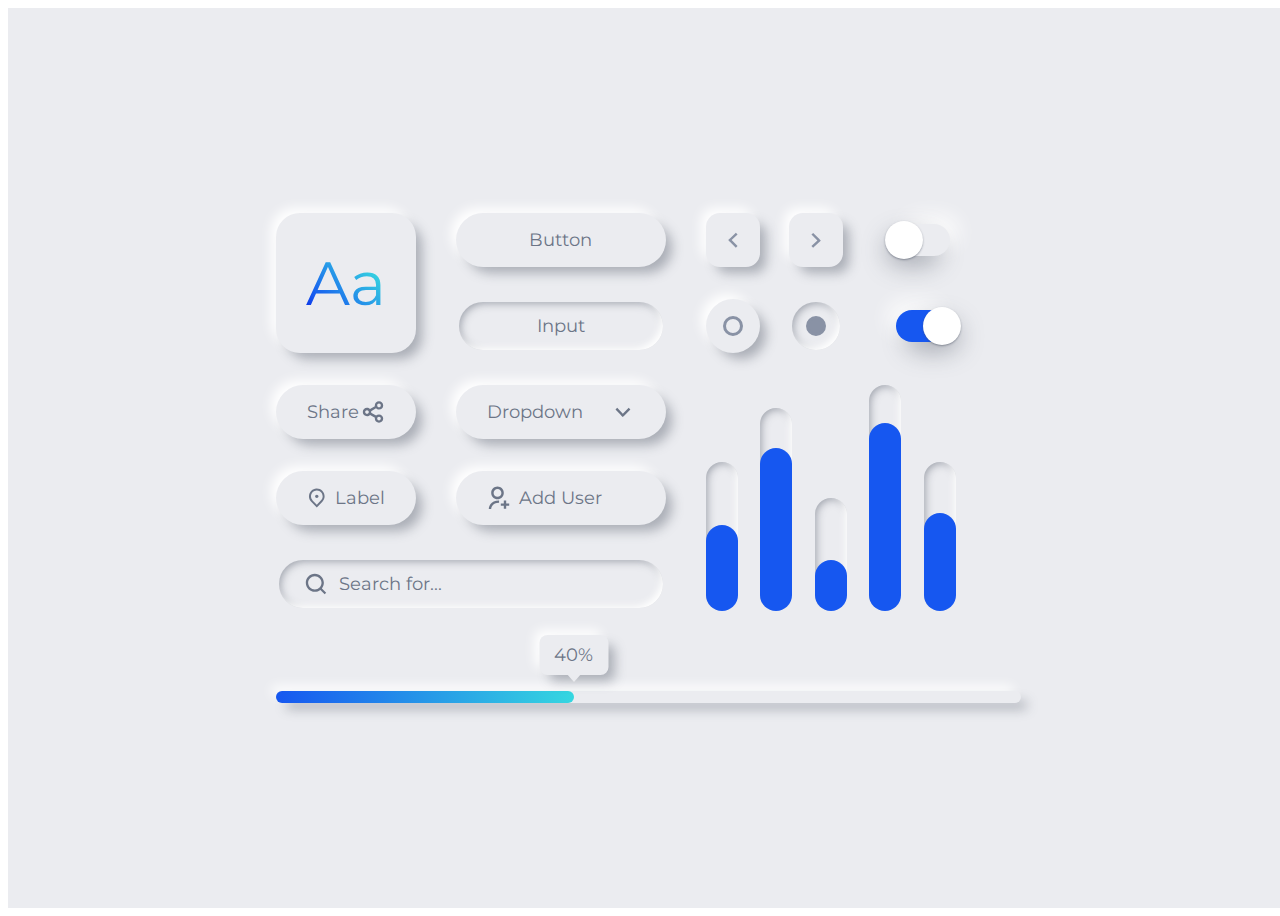
<file: Components/index.html>
<!DOCTYPE html>
<html lang="en">
  <head>
    <meta charset="UTF-8" />
    <meta name="viewport" content="width=device-width, initial-scale=1.0" />
    
    <link rel="stylesheet" href="styles.css" />

    <title>   </title>
  </head>
  <body>    
 

<div class="wrapper">
    <div class="grid">
      <button class="square-lg">
        <svg class="square-lg__gradient-text" xmlns="http://www.w3.org/2000/svg" viewBox="0 0 140 64">
          <defs>
            <linearGradient id="grad1" x1="0%" y1="100%" x2="100%" y2="0%">
              <stop offset="0%" stop-color="#0319dd"></stop>
              <stop offset="20%" stop-color="#1657F0"></stop>
              <stop offset="78%" stop-color="#36D7E0"></stop>
            </linearGradient>
          </defs>
          <text fill="url(#grad1)" x="50%" y="60%" dominant-baseline="middle" text-anchor="middle">Aa</text>
        </svg>
      </button>
      <button class="oval-lg">Button</button>
      <div class="spaced-container">
        <button class="icon-btn">
          <svg class="icon-btn__icon" xmlns="http://www.w3.org/2000/svg" viewBox="0 0 40 40">
            <polygon transform="translate(12.000000, 8.000000)" points="12.8 0 15.6 2.9 5.7 12.2 15.6 22 12.7 24.8 2.8 14.9 2.7 14.9 1.4 13.5 0 12.1 0 12.1 0 12 1.4 10.7 2.8 9.3 2.9 9.3"></polygon>
          </svg>
        </button>
        <button class="icon-btn">
          <svg class="icon-btn__icon" xmlns="http://www.w3.org/2000/svg" viewBox="0 0 40 40">
            <polygon transform="translate(20.000000, 20.500000) rotate(-180.000000) translate(-20.000000, -20.500000) translate(12.000000, 8.000000)" points="12.8 0 15.6 2.9 5.7 12.2 15.6 22 12.7 24.8 2.8 14.9 2.7 14.9 1.4 13.5 0 12.1 0 12.1 0 12 1.4 10.7 2.8 9.3 2.9 9.3"></polygon>
          </svg>
        </button>
      </div>
      <div class="toggle">
        <input class="toggle__input" id="toggle-1" type="checkbox"/>
        <label class="toggle__switch" for="toggle-1"></label>
      </div>
      <input class="oval-lg" type="text" value="Input"/>
      <div class="spaced-container">
        <div class="radio">
          <input class="radio__input" id="radio-1" type="radio" name="group"/>
          <label class="radio__btn" for="radio-1"></label>
        </div>
        <div class="radio">
          <input class="radio__input" id="radio-2" type="radio" name="group" checked="checked"/>
          <label class="radio__btn" for="radio-2"></label>
        </div>
      </div>
      <div class="toggle">
        <input class="toggle__input" id="toggle-2" type="checkbox" checked="true"/>
        <label class="toggle__switch" for="toggle-2"></label>
      </div>
      <button class="oval-sm spaced-container"><span>Share</span>
        <svg class="icon" xmlns="http://www.w3.org/2000/svg" viewBox="0 0 40 40">
          <path d="M30 2C33.9 2 37 5.1 37 9 37 12.9 33.9 16 30 16 28 16 26.3 15.2 25 13.9L16.9 18.6C17 19.1 17 19.5 17 20 17 20.4 17 20.8 16.9 21.2L25.1 26C26.4 24.7 28.1 24 30 24 33.9 24 37 27.1 37 31 37 34.9 33.9 38 30 38 26.1 38 23 34.9 23 31 23 30.5 23.1 30 23.2 29.5L15.1 24.8C13.8 26.2 12 27 10 27 6.1 27 3 23.9 3 20 3 16.1 6.1 13 10 13 12 13 13.7 13.8 15 15.1L23.1 10.4C23 9.9 23 9.5 23 9 23 5.1 26.1 2 30 2ZM30 28C28.3 28 27 29.3 27 31 27 32.7 28.3 34 30 34 31.7 34 33 32.7 33 31 33 29.3 31.7 28 30 28ZM10 17C8.3 17 7 18.3 7 20 7 21.7 8.3 23 10 23 11.7 23 13 21.7 13 20 13 18.3 11.7 17 10 17ZM30 6C28.3 6 27 7.3 27 9 27 10.7 28.3 12 30 12 31.7 12 33 10.7 33 9 33 7.3 31.7 6 30 6Z"></path>
        </svg>
      </button>
      <button class="oval-lg spaced-container"><span>Dropdown</span>
        <svg class="icon" xmlns="http://www.w3.org/2000/svg" viewBox="0 0 40 40">
          <polygon transform="translate(20.000000, 20.500000) rotate(-90.000000) translate(-20.000000, -20.500000) translate(12.000000, 8.000000)" points="12.8 0 15.6 2.9 5.7 12.2 15.6 22 12.7 24.8 2.8 14.9 2.7 14.9 1.4 13.5 0 12.1 0 12.1 0 12 1.4 10.7 2.8 9.3 2.9 9.3"></polygon>
        </svg>
      </button>
      <div class="graph spaced-container">
        <div class="graph__line--one"></div>
        <div class="graph__line--two"></div>
        <div class="graph__line--three"></div>
        <div class="graph__line--four"></div>
        <div class="graph__line--five"></div>
      </div>
      <button class="oval-sm spaced-container">
        <svg class="icon" xmlns="http://www.w3.org/2000/svg" viewBox="0 0 40 40">
          <path d="M19.6 1C28.2 1 35.2 8 35.2 16.6 35.2 20.5 33.7 24.2 31.1 27.1L30.8 27.3 19.6 39 8.4 27.5C2.4 21.3 2.5 11.5 8.7 5.4 11.4 2.8 15 1.2 18.8 1L19.2 1 19.6 1ZM19.6 4.9L19.3 4.9C16.4 5 13.5 6.2 11.4 8.2 6.9 12.7 6.7 19.9 11 24.6L11.2 24.8 19.6 33.4 28 24.7C30 22.6 31.1 20 31.3 17.3L31.3 16.9 31.3 16.6C31.3 10.2 26.2 5 19.9 4.9L19.6 4.9ZM19.6 13.3C21.4 13.3 23 14.8 23 16.7 23 18.6 21.4 20.1 19.6 20.1 17.7 20.1 16.2 18.6 16.2 16.7 16.2 14.8 17.7 13.3 19.6 13.3Z"></path>
        </svg><span>Label</span>
      </button>
      <button class="oval-lg--with-icon">
        <svg class="icon" xmlns="http://www.w3.org/2000/svg" viewBox="0 0 40 40">
          <path d="M20.1 24L20.1 28C14.5 28 11 29.8 8.9 32.8 8.1 33.9 7.6 35.1 7.3 36.3 7.3 36.4 7.2 36.6 7.2 36.7L7.1 37.1 7.1 37.5 7 37.8 7 38 7 38 7 38.2 3 38.2C3 36.2 3.8 33.1 5.6 30.5 8.4 26.5 13 24.1 19.7 24L20.1 24ZM32 24L32 29 37 29 37 33 32 33 32 38 28 38 28 33 23 33 23 29 28 29 28 24 32 24ZM17.5 1C23.3 1 28 5.7 28 11.5 28 17.3 23.3 22 17.5 22 11.7 22 7 17.3 7 11.5 7 5.7 11.7 1 17.5 1ZM17.5 5C13.9 5 11 7.9 11 11.5 11 15.1 13.9 18 17.5 18 21.1 18 24 15.1 24 11.5 24 7.9 21.1 5 17.5 5Z"></path>
        </svg><span>Add User</span>
      </button>
      <div class="search">
        <svg class="search__icon icon" xmlns="http://www.w3.org/2000/svg" viewBox="0 0 40 40">
          <path d="M18 3C26.3 3 33.1 9.7 33.1 18 33.1 21.5 31.9 24.7 29.9 27.3L37 34.4 34.4 37 27.3 29.9C24.7 31.9 21.5 33.1 18 33.1 9.7 33.1 3 26.3 3 18 3 9.7 9.7 3 18 3ZM18.1 6.9C11.9 6.9 6.9 11.9 6.9 18.1 6.9 24.2 11.9 29.2 18.1 29.2 24.2 29.2 29.2 24.2 29.2 18.1 29.2 11.9 24.2 6.9 18.1 6.9Z"></path>
        </svg>
        <input class="search__input oval-xlg" type="text" placeholder="Search for..."/>
      </div>
      <div class="progress">
        <div class="progress__fill"></div>
      </div>
    </div>
  </div> 

  </body>
</html>
</file>
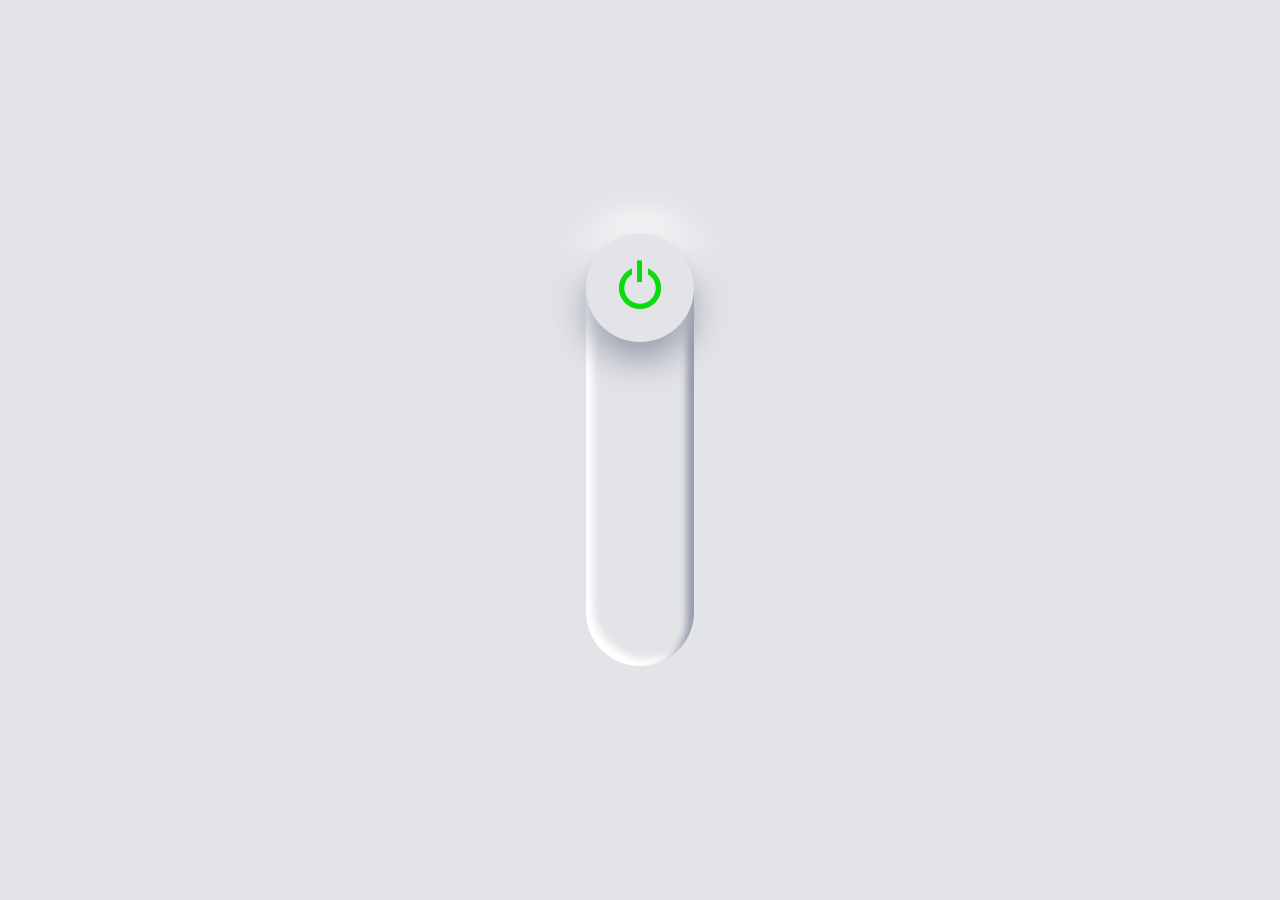
<file: Light Switch/index.html>
<!DOCTYPE html>
<html lang="en">
  <head>
    <meta charset="UTF-8" />
    <meta name="viewport" content="width=device-width, initial-scale=1.0" />
    
    <link rel="stylesheet" href="styles.css" />

    <title>   </title>
  </head>
  <body>    

    <form>
        <label for="brightness">Brightness</label>
        <input type="range" id="brightness" name="brightness" min="1" max="100" value="100">
    </form> 
  

    <script src="script.js"> </script> 
 

  </body>
  </html>
</file>
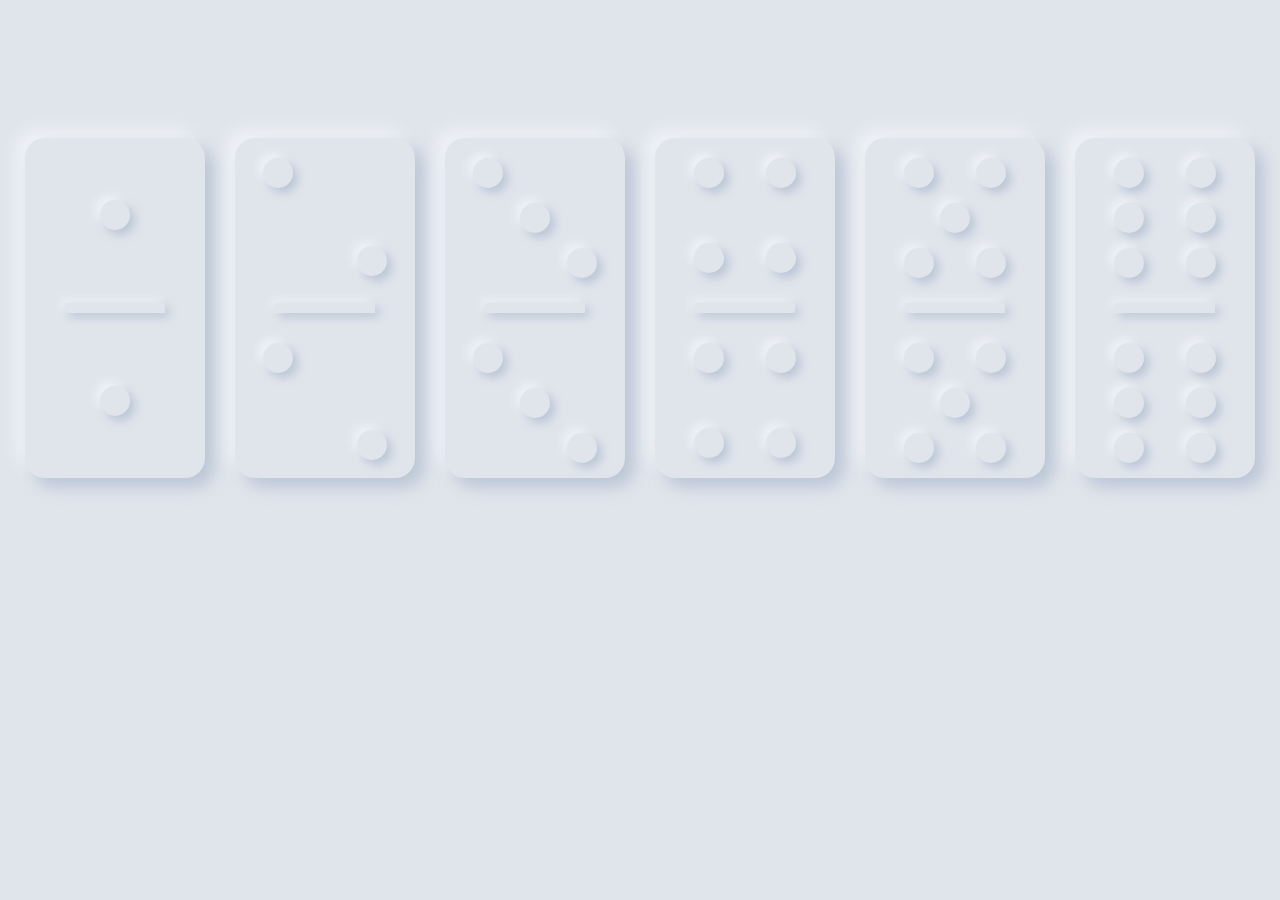
<file: Neumorphic Dominoes/index.html>
<!DOCTYPE html>
<html lang="en">
  <head>
    <meta charset="UTF-8" />
    <meta name="viewport" content="width=device-width, initial-scale=1.0" />
    
    <link rel="stylesheet" href="styles.css" />

    <title>   </title>
  </head>
  <body>   


<div class="container">
    <div class="box">
      <div class="rectangle" id="1">
        <div class="dotHolder">
        </div>
        <div class="dotHolder">
          <div class="dot"></div>
        </div>
        <div class="dotHolder">
        </div>
        <div class="divider"></div>
        <div class="dotHolder">
        </div>
        <div class="dotHolder">
          <div class="dot"></div>
        </div>
        <div class="dotHolder">
        </div>
      </div>
  
      <div class="rectangle" id="2">
        <div class="dotHolder left">
          <div class="dot"></div>
        </div>
        <div class="dotHolder">
        </div>
        <div class="dotHolder right">
          <div class="dot"></div>
        </div>
        <div class="divider"></div>
        <div class="dotHolder left">
          <div class="dot"></div>
        </div>
        <div class="dotHolder">
        </div>
        <div class="dotHolder right">
          <div class="dot"></div>
        </div>
      </div>
  
      <div class="rectangle" id="3">
        <div class="dotHolder left">
          <div class="dot"></div>
        </div>
        <div class="dotHolder">
          <div class="dot"></div>
        </div>
        <div class="dotHolder right">
          <div class="dot"></div>
        </div>
        <div class="divider"></div>
        <div class="dotHolder left">
          <div class="dot"></div>
        </div>
        <div class="dotHolder">
          <div class="dot"></div>
        </div>
        <div class="dotHolder right">
          <div class="dot"></div>
        </div>
      </div>
  
      <div class="rectangle" id="4">
        <div class="dotHolder bottom">
          <div class="dot"></div>
          <div class="dot"></div>
        </div>
        <div class="dotHolder">
  
        </div>
        <div class="dotHolder top">
          <div class="dot"></div>
          <div class="dot"></div>
        </div>
        <div class="divider"></div>
        <div class="dotHolder bottom">
          <div class="dot"></div>
          <div class="dot"></div>
        </div>
        <div class="dotHolder">
  
        </div>
        <div class="dotHolder top">
          <div class="dot"></div>
          <div class="dot"></div>
        </div>
      </div>
  
      <div class="rectangle" id="5">
        <div class="dotHolder">
          <div class="dot"></div>
          <div class="dot"></div>
        </div>
        <div class="dotHolder">
          <div class="dot"></div>
        </div>
        <div class="dotHolder">
          <div class="dot"></div>
          <div class="dot"></div>
        </div>
        <div class="divider"></div>
        <div class="dotHolder">
          <div class="dot"></div>
          <div class="dot"></div>
        </div>
        <div class="dotHolder">
          <div class="dot"></div>
        </div>
        <div class="dotHolder">
          <div class="dot"></div>
          <div class="dot"></div>
        </div>
      </div>
  
      <div class="rectangle" id="6">
        <div class="dotHolder">
          <div class="dot"></div>
          <div class="dot"></div>
        </div>
        <div class="dotHolder">
          <div class="dot"></div>
          <div class="dot"></div>
        </div>
        <div class="dotHolder">
          <div class="dot"></div>
          <div class="dot"></div>
        </div>
        <div class="divider"></div>
        <div class="dotHolder">
          <div class="dot"></div>
          <div class="dot"></div>
        </div>
        <div class="dotHolder">
          <div class="dot"></div>
          <div class="dot"></div>
        </div>
        <div class="dotHolder">
          <div class="dot"></div>
          <div class="dot"></div>
        </div>
      </div>
    </div>
  </div> 

</body>
</html>
</file>
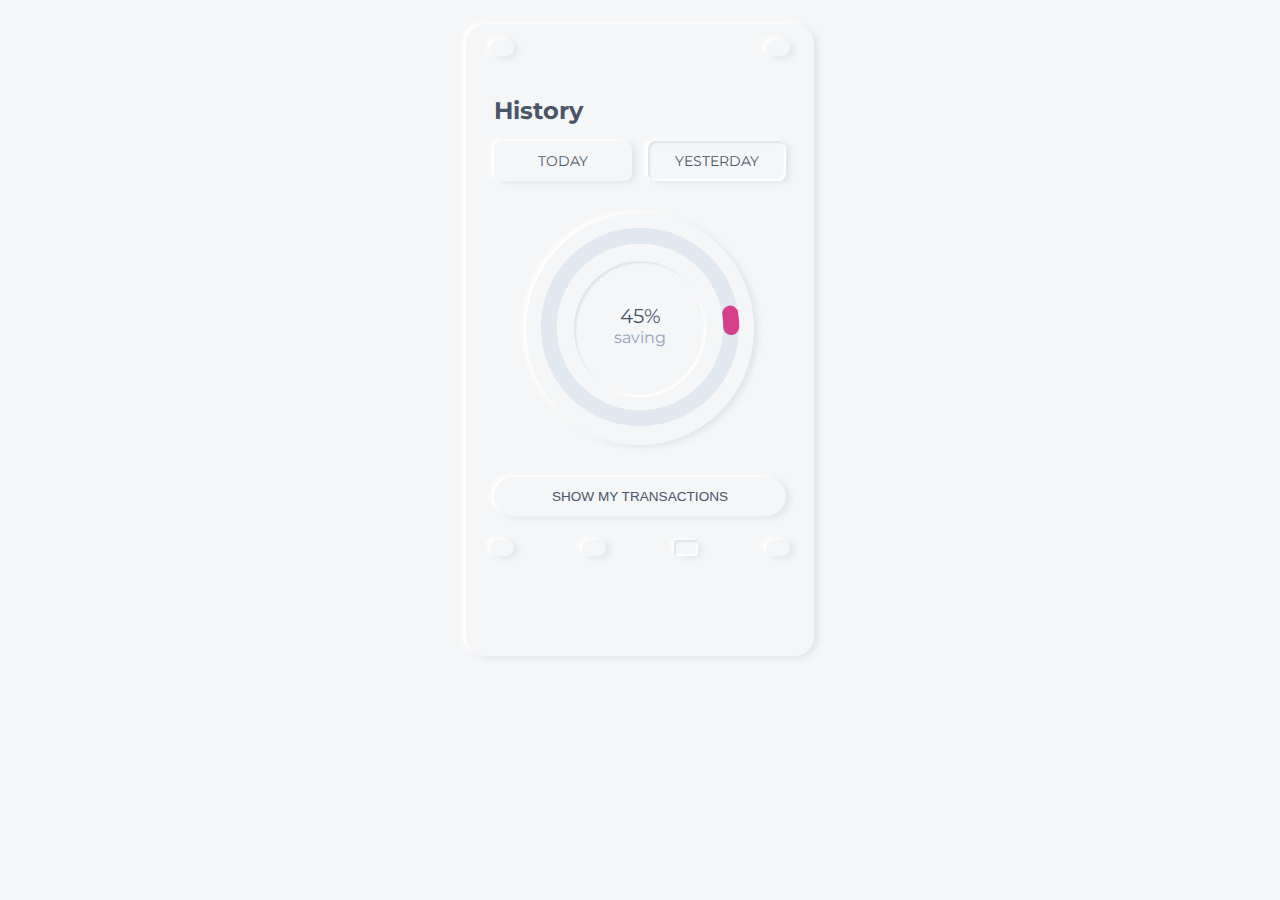
<file: Payment App/index.html>
<!DOCTYPE html>
<html lang="es" dir="ltr">
  <head>
    <meta name="viewport" content="width=device-width, user-scalable=no, initial-scale=1.0">
    <meta charset="utf-8">
    <link rel="stylesheet" type="text/css" href="styles.css"><link href="https://fonts.googleapis.com/css2?family=Montserrat:wght@400;700;800&display=swap" rel="stylesheet">
  </head>
  <body>  

<div class="container">
    <header>
      <nav>
        <button type="button"><i data-feather="arrow-left"></i></button>
        <button type="button"><i data-feather="search"></i></button>
      </nav>
    </header>
    <main>
      <h1 class="t1">History</h1>
      <div class="toggle-group">
        <input id="today-date" type="radio" name="date-choose">
        <label for="today-date" class="t4">Today</label>
        <input id="yesterday-date" type="radio" name="date-choose" checked>
        <label for="yesterday-date" class="t4">Yesterday</label>
      </div>
      <div class="chart">
        <div class="chart-label">
          <span class="t2">45%</span>
          <span class="text-muted">saving</span>
        </div>
        <svg class="progress" viewBox="0 0 100 100" xmlns="http://www.w3.org/2000/svg" preserveAspectRatio="xMidYMid meet">
          <circle r="40" cx="50" cy="50" stroke-width="7" fill="transparent" stroke="#E2E8F0"></circle>
          <circle id="chartfill" r="40" cx="50" cy="50" stroke-width="7" stroke-dasharray="245" stroke-dashoffset="245" fill="transparent" stroke="#D53F8C" stroke-linecap="round" class="meter"></circle>
              </svg>
      </div>
      <button id="btntransactions" class="t4 w-100">Show my transactions</button>
    </main>
    <nav>
      <a href="#" class="btn text-muted"><i data-feather="home"></i></a>
      <a href="#" class="btn text-muted"><i data-feather="credit-card"></i></a>
      <a href="#" class="btn text-muted active"><i data-feather="trending-up"></i></a>
      <a href="#" class="btn text-muted"><i data-feather="bell"></i></a>
    </nav>
  </div>

  </body>
  </html>
</file>
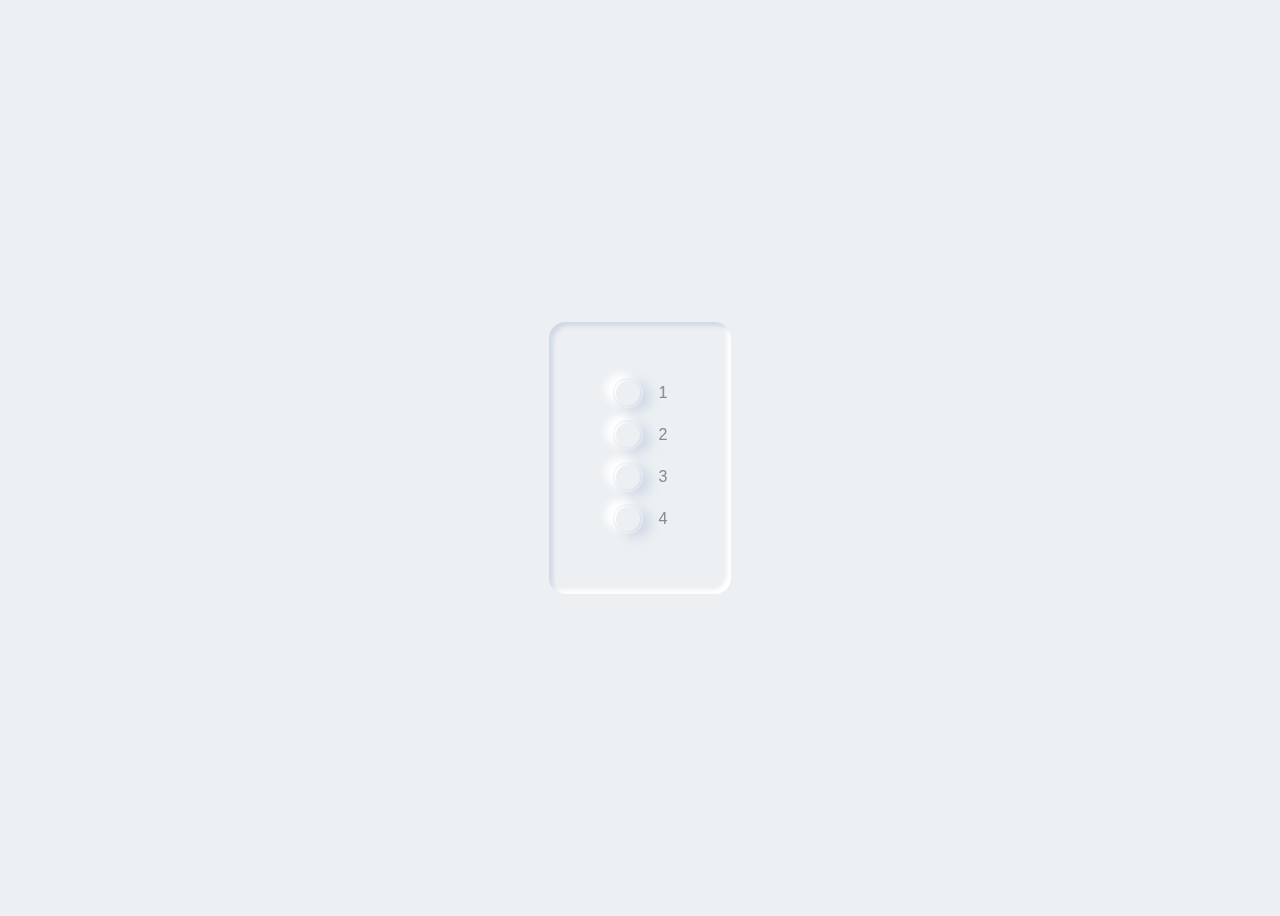
<file: Radio/index.html>
<!DOCTYPE html>
<html lang="en">
  <head>
    <meta charset="UTF-8" />
    <meta name="viewport" content="width=device-width, initial-scale=1.0" />
    
    <link rel="stylesheet" href="styles.css" />

    <title>   </title>
  </head>
  <body>   
 

<div class="radiogroup">
    <div class="wrapper">
      <input class="state" type="radio" name="app" id="a" value="a">
      <label class="label" for="a">
        <div class="indicator"></div>
        <span class="text">1</span>
      </label>
    </div>
    <div class="wrapper">
      <input class="state" type="radio" name="app" id="b" value="b">
      <label class="label" for="b">
        <div class="indicator"></div>
        <span class="text">2</span>
      </label>
    </div>
    <div class="wrapper">
      <input class="state" type="radio" name="app" id="c" value="c">
      <label class="label" for="c">
        <div class="indicator"></div>
        <span class="text">3</span>
      </label>
    </div>
    <div class="wrapper">
      <input class="state" type="radio" name="app" id="d" value="d">
      <label class="label" for="d">
        <div class="indicator"></div>
        <span class="text">4</span>
      </label>
    </div>
  </div>
   

</body>
</html>
</file>
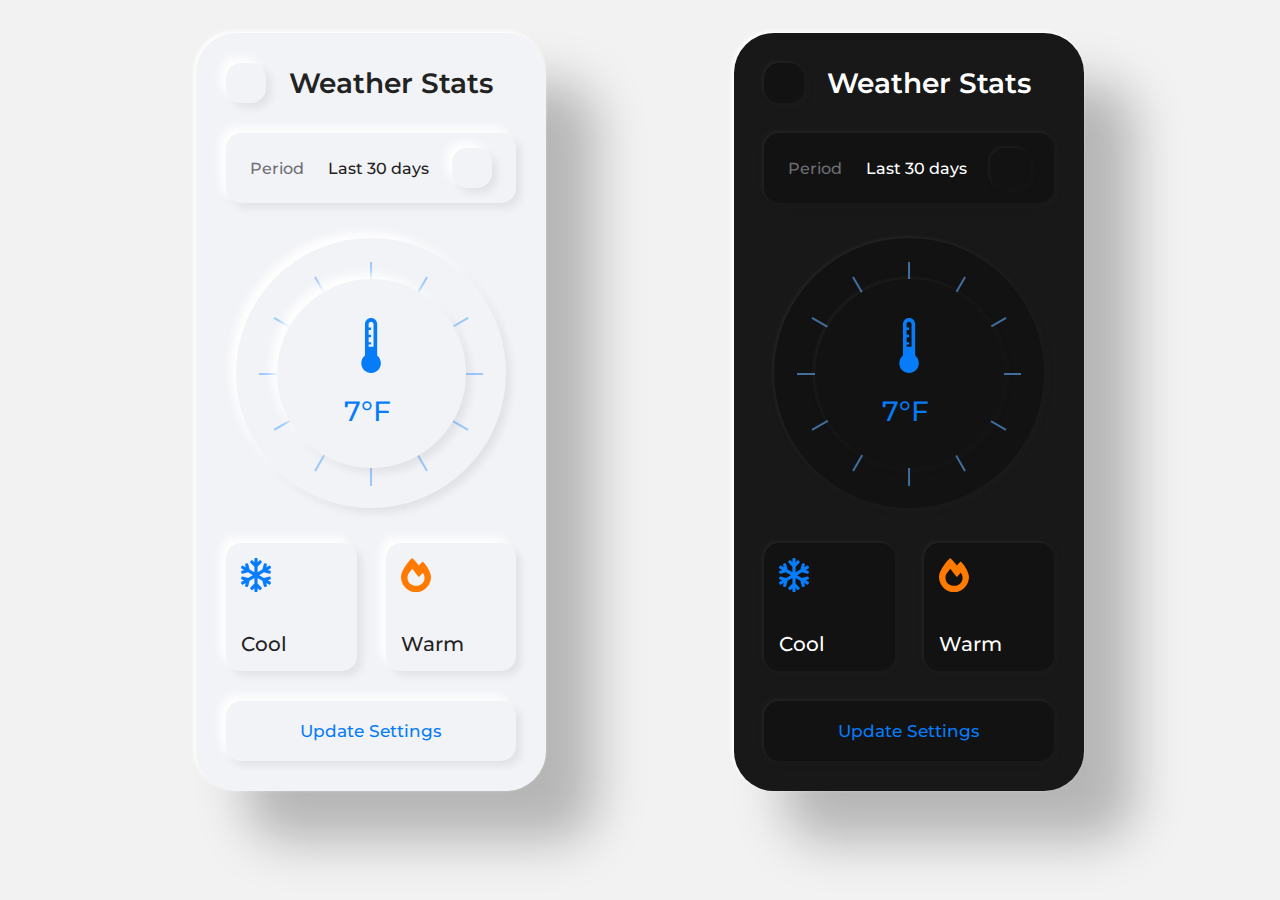
<file: Weather App/index.html>
<!DOCTYPE html>
<html lang="es" dir="ltr">
  <head>
    <meta name="viewport" content="width=device-width, user-scalable=no, initial-scale=1.0">
    <meta charset="utf-8">
    <link rel="stylesheet" type="text/css" href="styles.css"><link href="https://fonts.googleapis.com/css2?family=Montserrat:wght@400;700;800&display=swap" rel="stylesheet">
  </head>
  <body> 
<div class="container">
    <div class="app-container">
      <div class="app-top-bar">
        <button class="button button-small">
          <i class="fas fa-chevron-left"></i>
        </button>
        <h1 class="app-heading">Weather Stats</h1>
      </div>
      <div class="app-content">
        <button class="button button-block">
          <span class="subtle">Period</span> <span>Last 30 days</span> <div class="button button-small"><i class="fas fa-chevron-right"></i></div>
        </button>
        <div class="button button-dial">
          
          <span class="button-dial-spoke"></span>
          <span class="button-dial-spoke"></span>
          <span class="button-dial-spoke"></span>
          <span class="button-dial-spoke"></span>
          <span class="button-dial-spoke"></span>
          <span class="button-dial-spoke"></span>
          
          <div class="button-dial-top"></div>
          <div class="button-dial-label">
            <svg xmlns="http://www.w3.org/2000/svg" xmlns:xlink="http://www.w3.org/1999/xlink" version="1.1" x="0px" y="0px" viewBox="0 0 100 125" enable-background="new 0 0 100 100" xml:space="preserve"><g><path d="M60.333,68.349V11.111C60.333,4.984,55.349,0,49.222,0c-6.126,0-11.111,4.984-11.111,11.111v57.237   c-4.15,3.323-6.667,8.397-6.667,13.874c0,9.802,7.975,17.777,17.777,17.777C59.024,100,67,92.024,67,82.223   C67,76.746,64.482,71.672,60.333,68.349z M44.778,48.363h4.444v-4.444h-4.444V35.03h4.444v-4.444h-4.444v-8.889h4.444v-4.444   h-4.444v-6.142c0-2.455,1.99-4.444,4.444-4.444c2.455,0,4.445,1.989,4.445,4.444v41.111h-8.889V48.363z"/></g></svg>
            7&deg;F
          </div>
        </div>
        <div class="flex-button-container">
          <button class="button button-large">
            <svg aria-hidden="true" focusable="false" data-prefix="far" data-icon="snowflake" class="color-cool" role="img" xmlns="http://www.w3.org/2000/svg" viewBox="0 0 448 512"><path fill="currentColor" d="M440.1 355.2l-39.2-23 34.1-9.3c8.4-2.3 13.4-11.1 11.1-19.6l-4.1-15.5c-2.2-8.5-10.9-13.6-19.3-11.3L343 298.2 271.2 256l71.9-42.2 79.7 21.7c8.4 2.3 17-2.8 19.3-11.3l4.1-15.5c2.2-8.5-2.7-17.3-11.1-19.6l-34.1-9.3 39.2-23c7.5-4.4 10.1-14.2 5.8-21.9l-7.9-13.9c-4.3-7.7-14-10.3-21.5-5.9l-39.2 23 9.1-34.7c2.2-8.5-2.7-17.3-11.1-19.6l-15.2-4.1c-8.4-2.3-17 2.8-19.3 11.3l-21.3 81-71.9 42.2v-84.5L306 70.4c6.1-6.2 6.1-16.4 0-22.6l-11.1-11.3c-6.1-6.2-16.1-6.2-22.2 0l-24.9 25.4V16c0-8.8-7-16-15.7-16h-15.7c-8.7 0-15.7 7.2-15.7 16v46.1l-24.9-25.4c-6.1-6.2-16.1-6.2-22.2 0L142.1 48c-6.1 6.2-6.1 16.4 0 22.6l58.3 59.3v84.5l-71.9-42.2-21.3-81c-2.2-8.5-10.9-13.6-19.3-11.3L72.7 84c-8.4 2.3-13.4 11.1-11.1 19.6l9.1 34.7-39.2-23c-7.5-4.4-17.1-1.8-21.5 5.9l-7.9 13.9c-4.3 7.7-1.8 17.4 5.8 21.9l39.2 23-34.1 9.1c-8.4 2.3-13.4 11.1-11.1 19.6L6 224.2c2.2 8.5 10.9 13.6 19.3 11.3l79.7-21.7 71.9 42.2-71.9 42.2-79.7-21.7c-8.4-2.3-17 2.8-19.3 11.3l-4.1 15.5c-2.2 8.5 2.7 17.3 11.1 19.6l34.1 9.3-39.2 23c-7.5 4.4-10.1 14.2-5.8 21.9L10 391c4.3 7.7 14 10.3 21.5 5.9l39.2-23-9.1 34.7c-2.2 8.5 2.7 17.3 11.1 19.6l15.2 4.1c8.4 2.3 17-2.8 19.3-11.3l21.3-81 71.9-42.2v84.5l-58.3 59.3c-6.1 6.2-6.1 16.4 0 22.6l11.1 11.3c6.1 6.2 16.1 6.2 22.2 0l24.9-25.4V496c0 8.8 7 16 15.7 16h15.7c8.7 0 15.7-7.2 15.7-16v-46.1l24.9 25.4c6.1 6.2 16.1 6.2 22.2 0l11.1-11.3c6.1-6.2 6.1-16.4 0-22.6l-58.3-59.3v-84.5l71.9 42.2 21.3 81c2.2 8.5 10.9 13.6 19.3 11.3L375 428c8.4-2.3 13.4-11.1 11.1-19.6l-9.1-34.7 39.2 23c7.5 4.4 17.1 1.8 21.5-5.9l7.9-13.9c4.6-7.5 2.1-17.3-5.5-21.7z"></path></svg>
            Cool
          </button>
          <button class="button button-large">
            <svg aria-hidden="true" focusable="false" data-prefix="fas" data-icon="fire-alt" class="color-warm" role="img" xmlns="http://www.w3.org/2000/svg" viewBox="0 0 448 512"><path fill="currentColor" d="M323.56 51.2c-20.8 19.3-39.58 39.59-56.22 59.97C240.08 73.62 206.28 35.53 168 0 69.74 91.17 0 209.96 0 281.6 0 408.85 100.29 512 224 512s224-103.15 224-230.4c0-53.27-51.98-163.14-124.44-230.4zm-19.47 340.65C282.43 407.01 255.72 416 226.86 416 154.71 416 96 368.26 96 290.75c0-38.61 24.31-72.63 72.79-130.75 6.93 7.98 98.83 125.34 98.83 125.34l58.63-66.88c4.14 6.85 7.91 13.55 11.27 19.97 27.35 52.19 15.81 118.97-33.43 153.42z"></path></svg>
            Warm
          </button>
        </div>
        <button class="button button-link">
          Update Settings
        </button>
      </div>
    </div>
    <div class="app-container" data-theme="dark">
      <div class="app-top-bar">
        <button class="button button-small">
          <i class="fas fa-chevron-left"></i>
        </button>
        <h1 class="app-heading">Weather Stats</h1>
      </div>
      <div class="app-content">
        <button class="button button-block">
          <span class="subtle">Period</span> <span>Last 30 days</span> <div class="button button-small"><i class="fas fa-chevron-right"></i></div>
        </button>
        <div class="button button-dial">
          
          <span class="button-dial-spoke"></span>
          <span class="button-dial-spoke"></span>
          <span class="button-dial-spoke"></span>
          <span class="button-dial-spoke"></span>
          <span class="button-dial-spoke"></span>
          <span class="button-dial-spoke"></span>
          
          <div class="button-dial-top"></div>
          <div class="button-dial-label">
            <svg xmlns="http://www.w3.org/2000/svg" xmlns:xlink="http://www.w3.org/1999/xlink" version="1.1" x="0px" y="0px" viewBox="0 0 100 125" enable-background="new 0 0 100 100" xml:space="preserve"><g><path d="M60.333,68.349V11.111C60.333,4.984,55.349,0,49.222,0c-6.126,0-11.111,4.984-11.111,11.111v57.237   c-4.15,3.323-6.667,8.397-6.667,13.874c0,9.802,7.975,17.777,17.777,17.777C59.024,100,67,92.024,67,82.223   C67,76.746,64.482,71.672,60.333,68.349z M44.778,48.363h4.444v-4.444h-4.444V35.03h4.444v-4.444h-4.444v-8.889h4.444v-4.444   h-4.444v-6.142c0-2.455,1.99-4.444,4.444-4.444c2.455,0,4.445,1.989,4.445,4.444v41.111h-8.889V48.363z"/></g></svg>
            7&deg;F
          </div>
        </div>
        <div class="flex-button-container">
          <button class="button button-large">
            <svg aria-hidden="true" focusable="false" data-prefix="far" data-icon="snowflake" class="color-cool" role="img" xmlns="http://www.w3.org/2000/svg" viewBox="0 0 448 512"><path fill="currentColor" d="M440.1 355.2l-39.2-23 34.1-9.3c8.4-2.3 13.4-11.1 11.1-19.6l-4.1-15.5c-2.2-8.5-10.9-13.6-19.3-11.3L343 298.2 271.2 256l71.9-42.2 79.7 21.7c8.4 2.3 17-2.8 19.3-11.3l4.1-15.5c2.2-8.5-2.7-17.3-11.1-19.6l-34.1-9.3 39.2-23c7.5-4.4 10.1-14.2 5.8-21.9l-7.9-13.9c-4.3-7.7-14-10.3-21.5-5.9l-39.2 23 9.1-34.7c2.2-8.5-2.7-17.3-11.1-19.6l-15.2-4.1c-8.4-2.3-17 2.8-19.3 11.3l-21.3 81-71.9 42.2v-84.5L306 70.4c6.1-6.2 6.1-16.4 0-22.6l-11.1-11.3c-6.1-6.2-16.1-6.2-22.2 0l-24.9 25.4V16c0-8.8-7-16-15.7-16h-15.7c-8.7 0-15.7 7.2-15.7 16v46.1l-24.9-25.4c-6.1-6.2-16.1-6.2-22.2 0L142.1 48c-6.1 6.2-6.1 16.4 0 22.6l58.3 59.3v84.5l-71.9-42.2-21.3-81c-2.2-8.5-10.9-13.6-19.3-11.3L72.7 84c-8.4 2.3-13.4 11.1-11.1 19.6l9.1 34.7-39.2-23c-7.5-4.4-17.1-1.8-21.5 5.9l-7.9 13.9c-4.3 7.7-1.8 17.4 5.8 21.9l39.2 23-34.1 9.1c-8.4 2.3-13.4 11.1-11.1 19.6L6 224.2c2.2 8.5 10.9 13.6 19.3 11.3l79.7-21.7 71.9 42.2-71.9 42.2-79.7-21.7c-8.4-2.3-17 2.8-19.3 11.3l-4.1 15.5c-2.2 8.5 2.7 17.3 11.1 19.6l34.1 9.3-39.2 23c-7.5 4.4-10.1 14.2-5.8 21.9L10 391c4.3 7.7 14 10.3 21.5 5.9l39.2-23-9.1 34.7c-2.2 8.5 2.7 17.3 11.1 19.6l15.2 4.1c8.4 2.3 17-2.8 19.3-11.3l21.3-81 71.9-42.2v84.5l-58.3 59.3c-6.1 6.2-6.1 16.4 0 22.6l11.1 11.3c6.1 6.2 16.1 6.2 22.2 0l24.9-25.4V496c0 8.8 7 16 15.7 16h15.7c8.7 0 15.7-7.2 15.7-16v-46.1l24.9 25.4c6.1 6.2 16.1 6.2 22.2 0l11.1-11.3c6.1-6.2 6.1-16.4 0-22.6l-58.3-59.3v-84.5l71.9 42.2 21.3 81c2.2 8.5 10.9 13.6 19.3 11.3L375 428c8.4-2.3 13.4-11.1 11.1-19.6l-9.1-34.7 39.2 23c7.5 4.4 17.1 1.8 21.5-5.9l7.9-13.9c4.6-7.5 2.1-17.3-5.5-21.7z"></path></svg>
            Cool
          </button>
          <button class="button button-large">
            <svg aria-hidden="true" focusable="false" data-prefix="fas" data-icon="fire-alt" class="color-warm" role="img" xmlns="http://www.w3.org/2000/svg" viewBox="0 0 448 512"><path fill="currentColor" d="M323.56 51.2c-20.8 19.3-39.58 39.59-56.22 59.97C240.08 73.62 206.28 35.53 168 0 69.74 91.17 0 209.96 0 281.6 0 408.85 100.29 512 224 512s224-103.15 224-230.4c0-53.27-51.98-163.14-124.44-230.4zm-19.47 340.65C282.43 407.01 255.72 416 226.86 416 154.71 416 96 368.26 96 290.75c0-38.61 24.31-72.63 72.79-130.75 6.93 7.98 98.83 125.34 98.83 125.34l58.63-66.88c4.14 6.85 7.91 13.55 11.27 19.97 27.35 52.19 15.81 118.97-33.43 153.42z"></path></svg>
            Warm
          </button>
        </div>
        <button class="button button-link">
          Update Settings
        </button>
      </div>
    </div>
  </div> 

  </body>
  </html>
</file>
<file: Components/styles.css>
@import url("https://fonts.googleapis.com/css2?family=Montserrat:wght@500&display=swap");
*,
*:before,
*:after {
  box-sizing: border-box;
}

.wrapper {
  width: 100vw;
  min-height: 100vh;
  position: relative;
  background-color: #ebecf0;
  display: flex;
  justify-content: center;
  align-items: center;
}

.grid {
  width: 745px;
  padding: 40px 0;
  display: grid;
  grid-template-columns: repeat(4, 1fr);
  grid-gap: 32px 40px;
}

.spaced-container {
  display: flex;
  flex-direction: row;
  justify-content: space-between;
  align-items: center;
}

input, button {
  font-family: "Montserrat", sans-serif;
  font-size: 18px;
  line-height: 18px;
  color: #6c7587;
  padding: 0 8px;
  position: relative;
  border: 3px solid rgba(255, 255, 255, 0);
  outline: none;
  text-align: center;
  background-color: #ebecf0;
  transition: all 250ms ease-in-out;
}
input:hover, button:hover {
  box-shadow: none;
  border-color: rgba(255, 255, 255, 0.5);
}

button {
  box-shadow: 8px 8px 12px -2px rgba(72, 79, 96, 0.4), -6px -6px 12px -1px white;
  cursor: pointer;
}
button:active {
  box-shadow: inset -4px -4px 6px -1px white, inset 2px 2px 8px -1px rgba(72, 79, 96, 0.5);
  border-color: rgba(255, 255, 255, 0);
}
button > * {
  vertical-align: middle;
}
button > span:last-child {
  padding-left: 8px;
}

input {
  box-shadow: inset -4px -4px 6px -1px white, inset 2px 2px 8px -1px rgba(72, 79, 96, 0.5);
}
input:focus {
  box-shadow: none;
  border-color: rgba(255, 255, 255, 0.5);
}
input::placeholder {
  font-family: "Montserrat", sans-serif;
  font-size: 18px;
  line-height: 18px;
  color: #6c7587;
  opacity: 1;
}

.icon {
  width: 24px;
  height: 24px;
  fill: #6c7587;
}

.square-lg {
  width: 100%;
  height: 100%;
  grid-row-start: 1;
  grid-row-end: 3;
  position: relative;
  border-radius: 24px;
  font-size: 64px;
}
.square-lg__gradient-text {
  width: 100%;
  height: 64px;
  position: absolute;
  top: 50%;
  left: 50%;
  transform: translate(-50%, -50%);
}

.icon-btn {
  width: 54px;
  height: 54px;
  border-radius: 14px;
}
.icon-btn__icon {
  width: 24px;
  height: 24px;
  fill: #8992a5;
}

.oval-sm, .oval-lg, .oval-lg--with-icon, .oval-xlg {
  height: 54px;
  padding: 0 28px;
  border-radius: 40px;
}

.oval-xlg {
  width: 100%;
}

.oval-lg, .oval-lg--with-icon {
  width: 210px;
}
.oval-lg--with-icon {
  text-align: left;
}

.oval-sm {
  width: 140px;
}

.toggle {
  width: 80px;
  height: 54px;
  position: relative;
}
.toggle__input {
  display: none;
}
.toggle__input:checked + .toggle__switch {
  background-color: #1657f0;
  box-shadow: 10px 10px 24px rgba(72, 79, 96, 0.4), -8px -8px 20px white;
}
.toggle__input:checked + .toggle__switch:before {
  left: 50%;
}
.toggle__switch {
  width: 54px;
  height: 32px;
  position: absolute;
  top: 50%;
  left: 50%;
  transform: translate(-50%, -50%);
  display: block;
  border-radius: 16px;
  box-shadow: -10px 10px 24px rgba(72, 79, 96, 0.4), 8px -8px 20px white;
  background-color: #ebecf0;
  cursor: pointer;
  transition: all 300ms ease-in-out;
}
.toggle__switch:before {
  content: "";
  width: 38px;
  height: 38px;
  position: absolute;
  top: 50%;
  left: -20%;
  border-radius: 100%;
  background-color: #ffffff;
  transform: translateY(-50%);
  box-shadow: 0px 1px 2px rgba(72, 79, 96, 0.5);
  transition: left 300ms ease-in-out;
}

.radio__input {
  display: none;
}
.radio__input:checked + .radio__btn {
  box-shadow: inset -4px -4px 6px -1px white, inset 2px 2px 8px -1px rgba(72, 79, 96, 0.5);
  border-color: rgba(255, 255, 255, 0);
}
.radio__input:checked + .radio__btn:before {
  background-color: #8992a5;
}
.radio__btn {
  width: 54px;
  height: 54px;
  display: block;
  position: relative;
  border: 3px solid rgba(255, 255, 255, 0);
  border-radius: 100%;
  box-shadow: 8px 8px 12px -2px rgba(72, 79, 96, 0.4), -6px -6px 12px -1px white;
  background-color: #ebecf0;
  cursor: pointer;
  transition: all 250ms ease-in-out;
}
.radio__btn:hover {
  box-shadow: none;
  border-color: rgba(255, 255, 255, 0.5);
}
.radio__btn:before {
  content: "";
  width: 20px;
  height: 20px;
  position: absolute;
  top: 50%;
  left: 50%;
  transform: translate(-50%, -50%);
  border-radius: 100%;
  border: 3px solid #8992a5;
  transition: all 200ms ease-in-out;
}

.graph {
  width: 250px;
  align-items: flex-end;
  grid-column-start: 3;
  grid-column-end: 5;
  grid-row-start: 3;
  grid-row-end: 6;
}
.graph__line, .graph__line--five, .graph__line--four, .graph__line--three, .graph__line--two, .graph__line--one {
  width: 32px;
  position: relative;
  border-radius: 32px;
  box-shadow: inset -4px -4px 6px -1px white, inset 2px 2px 8px -1px rgba(72, 79, 96, 0.5);
  background-color: #ebecf0;
}
.graph__line:before, .graph__line--five:before, .graph__line--four:before, .graph__line--three:before, .graph__line--two:before, .graph__line--one:before {
  content: "";
  position: absolute;
  right: 0;
  bottom: 0;
  left: 0;
  border-radius: inherit;
  background-color: #1657f0;
}
.graph__line--one {
  height: 66%;
}
.graph__line--one:before {
  height: 58%;
}
.graph__line--two {
  height: 90%;
}
.graph__line--two:before {
  height: 80%;
}
.graph__line--three {
  height: 50%;
}
.graph__line--three:before {
  height: 45%;
}
.graph__line--four {
  height: 100%;
}
.graph__line--four:before {
  height: 83%;
}
.graph__line--five {
  height: 66%;
}
.graph__line--five:before {
  height: 66%;
}

.search {
  grid-column-start: 1;
  grid-column-end: 3;
  position: relative;
}
.search__icon {
  position: absolute;
  z-index: 2;
  top: 50%;
  left: 28px;
  transform: translateY(-50%);
  stroke-width: 0.5px;
}
.search__input {
  padding: 0 60px;
  text-align: left;
}

.progress {
  width: 100%;
  height: 12px;
  grid-column-start: 1;
  grid-column-end: 5;
  grid-row-start: 7;
  grid-row-end: 7;
  position: relative;
  margin-top: 16px;
  border-radius: 12px;
  box-shadow: 8px 8px 12px -2px rgba(72, 79, 96, 0.4), -6px -6px 12px -1px white;
  background-color: #ebecf0;
}
.progress__fill {
  width: 40%;
  height: 100%;
  position: absolute;
  border-radius: inherit;
  background: linear-gradient(to right, #1657f0, #36d7e0);
}
.progress__fill:before {
  font-family: "Montserrat", sans-serif;
  font-size: 18px;
  line-height: 18px;
  color: #6c7587;
  content: "40%";
  padding: 11px 15px;
  margin-top: -16px;
  position: absolute;
  top: 0;
  right: 0;
  transform: translate(50%, -100%);
  border-radius: 8px;
  box-shadow: 8px 8px 12px -2px rgba(72, 79, 96, 0.4), -6px -6px 12px -1px white;
  background-color: #ebecf0;
}
.progress__fill:after {
  content: "";
  width: 0;
  height: 0;
  position: absolute;
  right: 0;
  bottom: 12px;
  transform: translate(50%, -100%);
  border-top: 9px solid #ebecf0;
  border-left: 8px solid transparent;
  border-right: 8px solid transparent;
}
</file>
<file: Light Switch/styles.css>
* {
    border: 0;
    box-sizing: border-box;
    margin: 0;
    padding: 0;
  }
  
  :root {
    font-size: calc(48px + 24 * (100vw - 320px) / (1280 - 320));
  }
  
  body, form {
    display: flex;
  }
  
  body, input {
    font: 1em/1.5 sans-serif;
  }
  
  body {
    --l1: hsl(228,9.8%,100%);
    --l2: hsl(228,9.8%,90%);
    --l3: hsl(228,9.8%,63%);
    --p: hsl(120,90.4%,44.9%);
    --pT: hsla(120,90.4%,44.9%,0);
    background-color: var(--l2);
    height: 100vh;
  }
  
  form, input[type=range] {
    margin: auto;
  }
  
  form {
    height: 6em;
  }
  
  input[type=range], label {
    -webkit-tap-highlight-color: transparent;
  }
  
  input[type=range] {
    background-color: transparent;
    border-radius: 0.75em;
    box-shadow: -0.1em -0.1em 0.1em var(--l3) inset, 0.1em 0.1em 0.1em var(--l1) inset;
    cursor: pointer;
    transform: rotate(-90deg);
    height: 1.5em;
    width: 6em;
    -webkit-appearance: none;
    -moz-appearance: none;
    appearance: none;
  }
  input[type=range]:focus {
    outline: transparent;
  }
  input[type=range]::-webkit-slider-thumb {
    border: 0;
    background: linear-gradient(var(--p), var(--p)) 70% 50%/20% 5% no-repeat, linear-gradient(var(--l2), var(--l2)) 70% 50%/20% 15% no-repeat, radial-gradient(100% 100% at 50% 50%, var(--pT) 14%, var(--p) 15% 19%, var(--pT) 20%), var(--l2);
    border-radius: 50%;
    box-shadow: -0.25em 0 0.5em var(--l3), 0.25em 0 0.5em var(--l1);
    width: 1.5em;
    height: 1.5em;
    -webkit-appearance: none;
    -moz-appearance: none;
    appearance: none;
  }
  input[type=range]::-moz-range-thumb {
    border: 0;
    background: linear-gradient(var(--p), var(--p)) 70% 50%/20% 5% no-repeat, linear-gradient(var(--l2), var(--l2)) 70% 50%/20% 15% no-repeat, radial-gradient(100% 100% at 50% 50%, var(--pT) 14%, var(--p) 15% 19%, var(--pT) 20%), var(--l2);
    border-radius: 50%;
    box-shadow: -0.25em 0 0.5em var(--l3), 0.25em 0 0.5em var(--l1);
    width: 1.5em;
    height: 1.5em;
    -webkit-appearance: none;
    -moz-appearance: none;
    appearance: none;
  }
  input[type=range]::-moz-focus-outer {
    border: 0;
  }
  
  label {
    clip: rect(1px, 1px, 1px, 1px);
    overflow: hidden;
    position: absolute;
    width: 1px;
    height: 1px;
  }
</file>
<file: Neumorphic Dominoes/styles.css>
body {
    background-color: #e0e5ec;
  }
  
  .container {
    height: 600px;
    display: flex;
    align-items: center;
    justify-content: center;
  }
  
  .box {
    display: flex;
  }
  
  .rectangle {
    height: 320px;
    min-width: 180px;
    border-radius: 20px;
    display: flex;
    flex-direction: column;
    justify-content: space-around;
    margin: 15px;
    background: #EOE5EC;
    box-shadow: 9px 9px 16px rgba(163, 177, 198, 0.6),
      -9px -9px 16px rgba(255, 255, 255, 0.5);
    padding: 10px 0px;
  }
  
  .dot {
    height: 30px;
    width: 30px;
    margin: 10px;
    background: #EOE5EC;
    box-shadow: 5px 5px 10px rgba(163, 177, 198, 0.6),
      -5px -5px 10px rgba(255, 255, 255, 0.5);
    border-radius: 50%;
  }
  
  .animate {
    animation: appear 4s alternate infinite;
  }
  
  .dotHolder {
    display: flex;
    justify-content: space-around;
    width: 80%;
    margin-left: auto;
    margin-right: auto;
    min-height: 40px;
  }
  
  .left {
    justify-content: flex-start;
  }
  
  .right {
    justify-content: flex-end;
  }
  
  .top {
    align-items: flex-end;
  }
  
  .bottom {
    align-items: flex-start;
  }
  
  .divider {
    height: 10px;
    width: 100px;
    margin: 20px;
    margin-left: auto;
    margin-right: auto;
    background: #EOE5EC;
    box-shadow: 4px 4px 10px rgba(163, 177, 198, 0.6),
      -4px -4px 10px rgba(255, 255, 255, 0.5);
  }
  
  @keyframes appear {
    0% {
      box-shadow: 0px 0px 0px #a3b1c6, -0px -0px 0px #ffffff;
    }
  
    100% {
      box-shadow: 4px 4px 10px #a3b1c6, -4px -4px 10px #ffffff;
    }
  }
</file>
<file: Payment App/styles.css>
* {
    -webkit-font-smoothing: antialiased;
    -moz-osx-font-smoothing: grayscale;
  }
  
  html {
    font-size: 16px;
  }
  
  body {
    font-family: "Montserrat", sans-serif;
    background-color: #f5f6f7;
    color: #4a5568;
    display: flex;
    justify-content: center;
    align-items: center;
    padding: 1rem 2rem;
  }
  
  a {
    color: #4a5568;
  }
  
  .text-muted {
    color: #8fa3bc;
  }
  
  .t1 {
    font-size: 1.5rem;
  }
  
  .t2 {
    font-size: 1.25rem;
  }
  
  .t3 {
    font-size: 1rem;
  }
  
  .t4 {
    font-size: 0.85rem;
  }
  
  .t5 {
    font-size: 0.5rem;
  }
  
  .w-100 {
    width: 100%;
  }
  
  .container {
    height: 600px;
    width: 300px;
    padding: 1rem 1.5rem;
    border-radius: 3px;
    box-shadow: -4px -2px 4px 0px #ffffff, 4px 2px 6px 0px #DFE4EA;
    border-radius: 20px;
  }
  
  nav {
    display: flex;
    justify-content: space-between;
  }
  
  .toggle-group label, .btn, button {
    color: inherit;
    position: relative;
    background: inherit;
    outline: none;
    border: none;
    box-shadow: -4px -2px 4px 0px #ffffff, 4px 2px 6px 0px #DFE4EA;
    border-radius: 50px;
    cursor: pointer;
    text-transform: uppercase;
  }
  
  .toggle-group input:checked + label::after, .btn.active::after, button:focus::after, button:active::after {
    content: "";
    position: absolute;
    left: 0;
    top: 0;
    right: 0;
    bottom: 0;
    border-radius: 3px;
    box-shadow: 2px 2px 2px 0px #DFE4EA inset, -2px -2px 2px 0px #ffffff inset;
  }
  
  button {
    padding: 0.5rem 0.75rem;
    border-radius: 50px;
  }
  button svg.feather {
    color: #8fa3bc;
    width: 1.25rem;
    height: 1.25rem;
    border-radius: 20px;

  }
  
  .btn {
    padding: 0.5rem 0.75rem;
    border-radius: 50px;
  }
  .btn.active {
    color: #4a5568;
    border-radius: 50px;

  }
  main {
    padding: 1.5rem 0.25rem;
  }
  
  .toggle-group {
    display: flex;
    justify-content: space-around;
  }
  .toggle-group label {
    flex: 1;
    padding: 0.75rem;
    text-align: center;
    border-radius: 8px;
  }
  .toggle-group label:first-of-type {
    margin-right: 1rem;
  }
  .toggle-group input {
    display: none;
  }
  .toggle-group input:checked + label::after {
    border-radius: 8px;
  }
  
  .chart {
    position: relative;
    border-radius: 50%;
    margin: 2rem;
    box-shadow: -4px -2px 4px 0px #ffffff, 4px 2px 6px 0px #DFE4EA;
    /* inner shadow */
  }
  .chart::after {
    content: "";
    position: absolute;
    border-radius: 50%;
    margin: 3rem;
    top: 0;
    bottom: 0;
    right: 0;
    left: 0;
    box-shadow: 2px 2px 2px 0px #DFE4EA inset, -2px -2px 2px 0px #ffffff inset;
  }
  .chart .chart-label {
    position: absolute;
    top: 0;
    bottom: 0.5rem;
    left: 0;
    right: 0;
    text-align: center;
    display: flex;
    flex-direction: column;
    justify-content: center;
  }
  .chart .chart-label span {
    display: block;
  }
  
  #btntransactions {
    padding: 0.75rem;
  }
  
  #chartfill {
    animation: chart 200ms linear forwards;
  }
  
  @keyframes chart {
    from {
      stroke-dashoffset: 145;
    }
    to {
      stroke-dashoffset: 110;
    }
  }
</file>
<file: Radio/styles.css>
html {
    box-sizing: border-box;
  }
  
  *,
  *:before,
  *:after {
    box-sizing: inherit;
  }
  
  body {
    height: 100vh;
    display: flex;
    align-items: center;
    justify-content: center;
    background-color: #ecf0f3;
    font-family: 'IBM Plex Sans Condensed', sans-serif;
  }
  
  .radiogroup {
    padding: 48px 64px;
    border-radius: 16px;
    background: #ecf0f3;
    box-shadow:
      4px 4px 4px 0px #d1d9e6 inset,
      -4px -4px 4px 0px #ffffff inset;
  }
  
  
  .wrapper {
    margin: 8px 0;
  }
  
  .state {
    position: absolute;
    top: 0;
    right: 0;
    opacity: 1e-5;
    pointer-events: none;
  }
  
  .label {
    display: inline-flex;
    align-items: center;
    cursor: pointer;
    color: #394a56;
  }
  
  .text {
    margin-left: 16px;
    opacity: .6;
    transition: opacity .2s linear, transform .2s ease-out;
  }
  
  .indicator {
    position: relative;
    border-radius: 50%;
    height: 30px;
    width: 30px;
    box-shadow:
      -8px -4px 8px 0px #ffffff,
      8px 4px 12px 0px #d1d9e6;
    overflow: hidden;
  }
  
  .indicator::before,
  .indicator::after {
    content: '';
    position: absolute;
    top: 10%;
    left: 10%;
    height: 80%;
    width: 80%;
    border-radius: 50%;
  }
  
  .indicator::before {
    box-shadow:
      -4px -2px 4px 0px #d1d9e6,
      4px 2px 8px 0px #fff;
  }
  
  .indicator::after {
    background-color: #ecf0f3;
    box-shadow:
      -4px -2px 4px 0px #fff,
      4px 2px 8px 0px #d1d9e6;
    transform: scale3d(1, 1, 1);
    transition: opacity .25s ease-in-out, transform .25s ease-in-out;
  }
  
  .state:checked ~ .label .indicator::after {
    transform: scale3d(.975, .975, 1) translate3d(0, 10%, 0);
    opacity: 0;
  }
  
  .state:focus ~ .label .text {
    transform: translate3d(8px, 0, 0);
    opacity: 1;
  }
  
  .label:hover .text {
    opacity: 1;
  }
</file>
<file: Weather App/styles.css>
:root {
  --font-color: #222;
  --bg-color: #f2f3f7;
  --button-bg-color: #f2f3f7;
  --button-shadow:
    -6px -6px 8px rgba(255, 255, 255, 0.9),
    5px 5px 8px rgba(0, 0, 0, 0.07);
}

[data-theme="dark"] {
  --font-color: #fff;
  --bg-color: #181818;
  --button-bg-color: #121212;
  --button-shadow:
    -2px -2px 4px rgba(255, 255, 255, 0.05),
    0 0 10px 10px rgba(255, 255, 255, 0.005),
    2px 2px 8px rgba(60, 60, 60, 0.1);
}

html {
  box-sizing: border-box;
  font-size: 18px;
  font-family: "Montserrat", sans-serif;
  color: var(--font-color);
}

*,
*:before,
*:after {
  box-sizing: inherit;
}

body {
  background-color: #f2f2f2;
}

.color-cool {
  color: #077dfe;
}

.color-warm {
  color: #ff7a00;
}

.container {
  display: flex;
  justify-content: space-evenly;
  padding-top: 25px;
  align-items: center;
  flex-direction: column;
  font-family: "Montserrat", sans-serif;
}

@media screen and (min-width:800px) {
  .container {
    flex-direction: row;
  }
}

.app-container {
  background-color: var(--bg-color);
  border-radius: 40px;
  box-shadow: -2px -2px 4px 0px #ffffff, 50px 50px 50px 0px rgba(0, 0, 0, .25);
  display: block;
  flex: 1;
  min-height: 500px;
  max-width: 350px;
  margin-bottom: 25px;
  overflow: hidden;
  padding: 30px;
}

.app-top-bar {
  display: flex;
  align-items: center;
  margin-bottom: 30px;
}

.app-heading {
  color: var(--font-color);
  display: block;
  flex: 1;
  font-size: 28px;
  font-weight: 600;
  margin: 0;
  text-align: center;
}

button {
	border: 0;
	&:focus {
		border: none;
		outline: 0 !important;
		outline-style: none;
	}
}

.button {
  color: var(--font-color);
  position: relative;
  border-radius: 15px;
  background: var(--button-bg-color);
  font-weight: 500;
  transition: all 100ms cubic-bezier(0.175, 0.885, 0.32, 1.275);
  box-shadow: var(--button-shadow);
  cursor: pointer;
  font-family: "Montserrat", sans-serif;
  
  &.button-link {
    color: #067CF8;
    display: block;
    font-size: 17px;
    margin: 30px 0 0;
    padding: 20px 0;
    width: 100%;
  }
  
  &.button-small {
    color: #6D6E74;
    font-size: 22px;
    line-height: 40px;
    width: 40px;
    height: 40px;
  }
  
  &.button-large {
    display: flex;
    font-size: 20px;
    flex-direction: column;
    padding: 15px;
    text-align: left;
    width: 45%;
    
    & svg {
      margin-bottom: 40px;
      width: 30px;
    }
  }
}
  
.button-dial {
  border-radius: 50%;
  display: flex;
  height: 270px;
  margin: 35px auto;
  align-items: center;
  justify-content: center;
  width: 270px;
}

.button-dial-top {
  background: var(--button-bg-color);
  box-shadow: var(--button-shadow);
  border-radius: 50%;
  width: 70%;
  height: 70%;
  margin: 0 auto;
  position: absolute;
  top: 15%;
  left: 15%;
  text-align: center;
  z-index: 5;
}

.button-dial-label {
  color: #067CF8;
  font-size: 28px;
  fill: #067CF8;
  position: relative;
  z-index: 10;
}

.button-dial-spoke {
  background-color: rgba(96, 171, 254, 0.6);
  display: block;
  height: 2px;
  width: 83%;
  position: absolute;
  margin: 0 auto;
  z-index: 5;
  top: 50%;
  
  &:nth-child(2) {
    transform: rotate(30deg);
  }
  &:nth-child(3) {
    transform: rotate(60deg);
  }
  &:nth-child(4) {
    transform: rotate(90deg);
  }
  &:nth-child(5) {
    transform: rotate(120deg);
  }
  &:nth-child(6) {
    transform: rotate(150deg);
  }
}

.button-block {
  align-items: center;
  display: flex;
  justify-content: space-between;
  padding: 15px 24px;
  width: 100%;
  
  span {
    font-size: 16px;
  }
}

.subtle {
  color: #6D6E74;
}

.flex-button-container {
  display: flex;
  justify-content: space-between;
}
</file>
